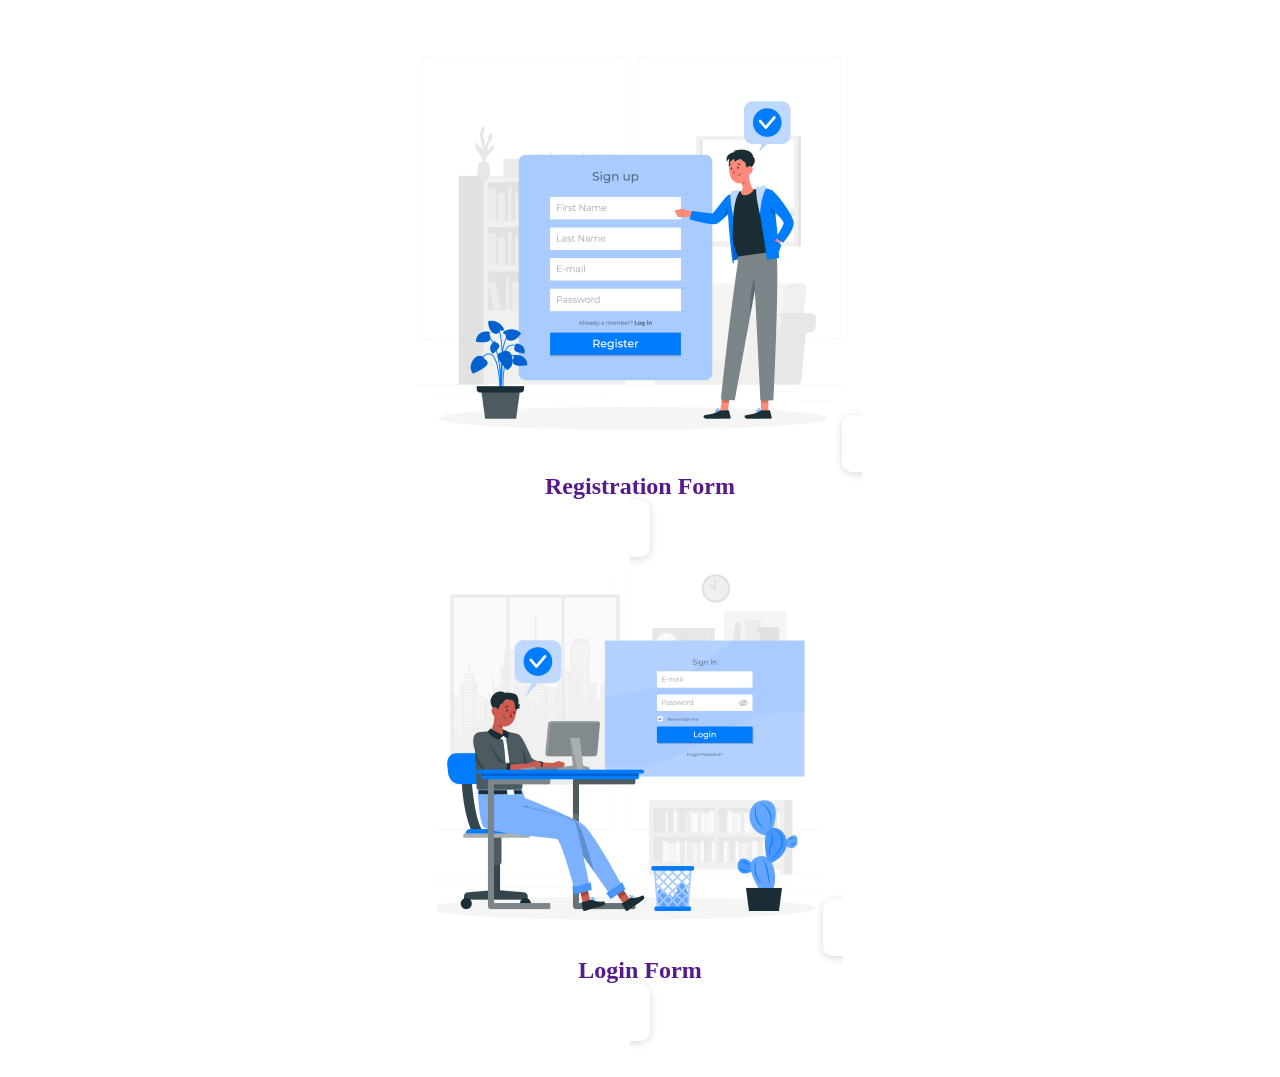
<file: index.html>
<!-- Name: Ahsan Abbasi -->
<!-- Roll Number: 895505 -->
<!DOCTYPE html>
<html lang="en">
<head>
<meta charset="UTF-8">
<title>Forms</title>
<link rel="stylesheet" href="style.css">
</head>
<body>

<div >
  <div class="signup-login-Card">
  <img src="image-signup.png" alt="">
  <a href="register.html" class="card">
  <h2>Registration Form</h2>
  </a>
  </div>

  <div class="signup-login-Card">
  <img src="image-login.png" alt="">
  <a href="login.html" class="card">
  <h2>Login Form</h2>
  </a>
  </div>

</div>

</body>
</html>
</file>
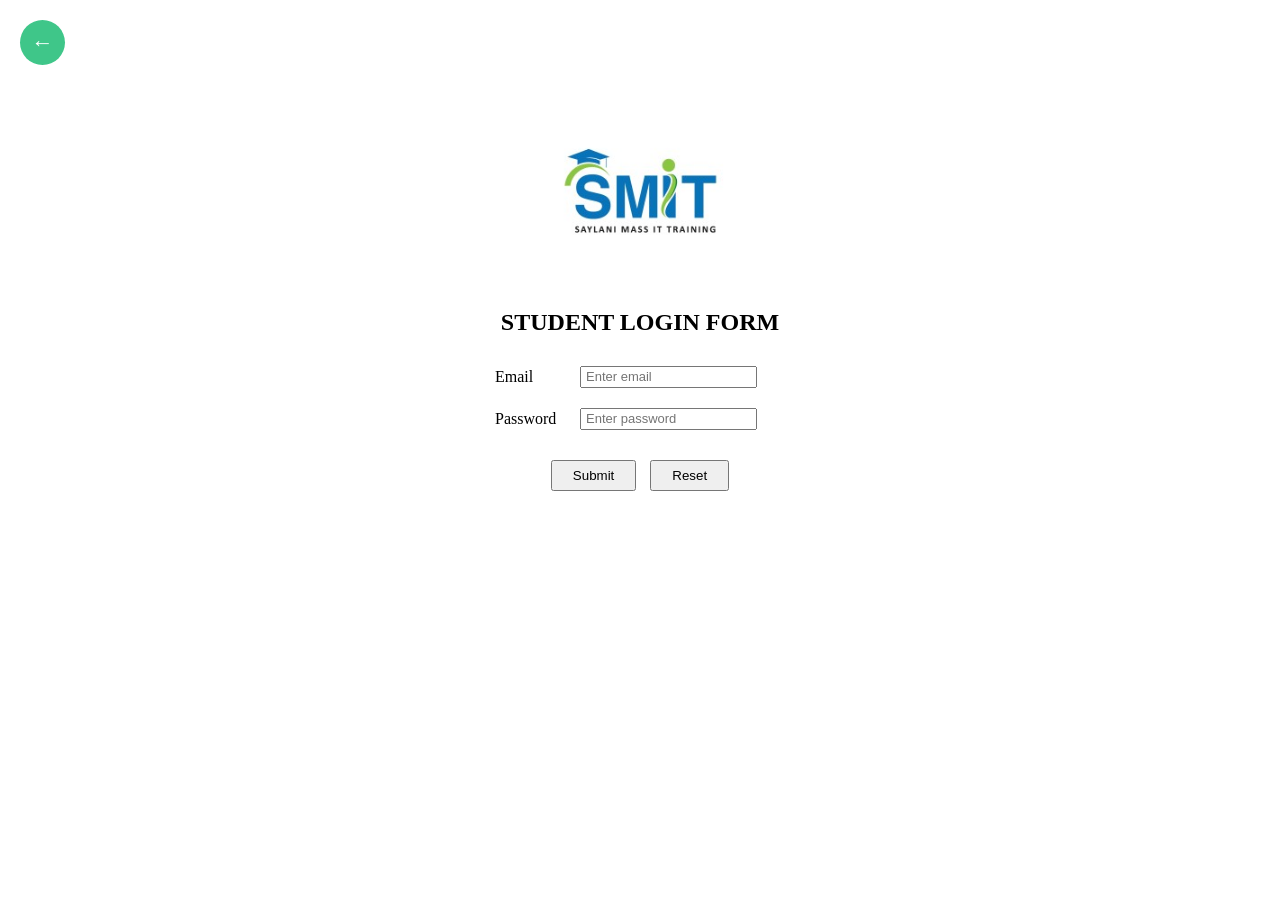
<file: login.html>
<!-- Name: Ahsan Abbasi -->
<!-- Roll Number: 895505 -->
<!DOCTYPE html>
<html lang="en">
<head>
<meta charset="UTF-8">
<title>Login Form</title>
<link rel="stylesheet" href="style.css">
</head>
<body>

<a href="index.html" class="back-circle">&#8592;</a>

<div class="form-wrapper login-wrapper">
   <div class="logo-box">
      <img src="./1675703363317.jfif" alt="SMIT Logo" class="logo">

  </div>

  <h2>STUDENT LOGIN FORM</h2>

  <form action="Submitted.html" class="form-login">

    <div class="form-row-login">
    <label>Email</label>
    <input type="email" name="email" required placeholder="Enter email">
    </div>

    <div class="form-row-login">
    <label>Password</label>
    <input type="password" name="password" required placeholder="Enter password">
    </div>

    <div class="btn-row">
      <button type="submit" class="submit-btn" >Submit</button>
      <button type="reset" class="reset-btn" >Reset</button>
    </div>

  </form>
</div>

</body>
</html>
</file>
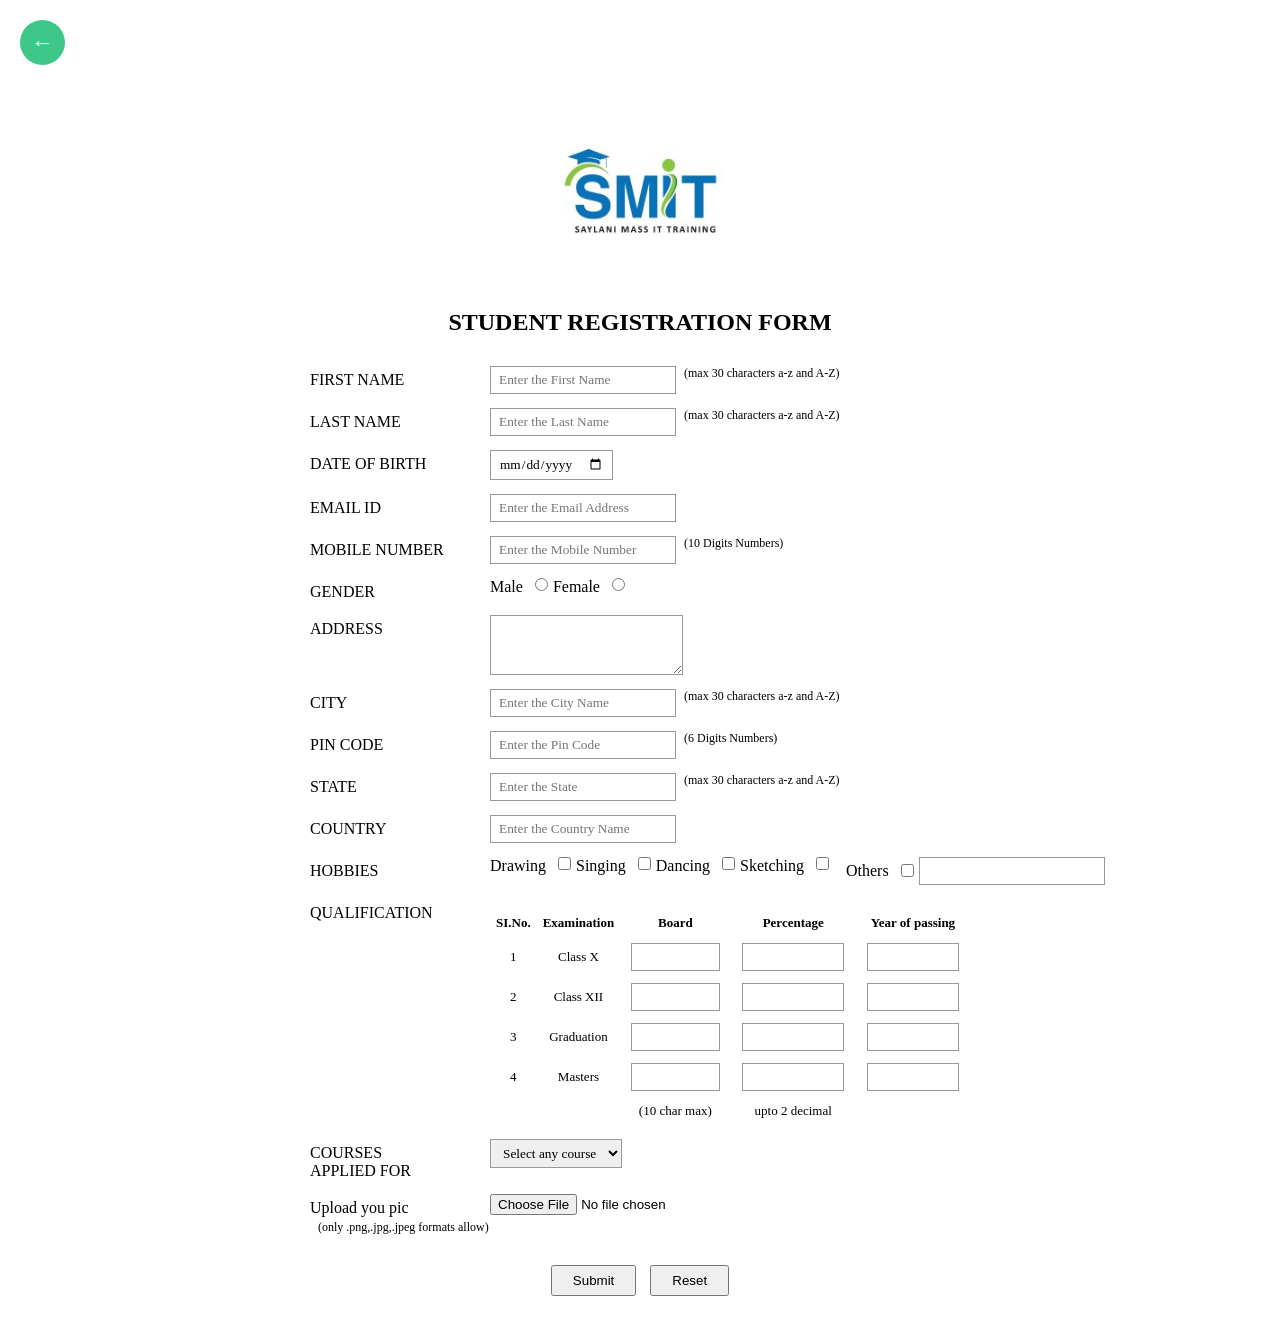
<file: register.html>
<!-- Name: Ahsan Abbasi -->
<!-- Roll Number: 895505 -->
<!DOCTYPE html>
<html lang="en">
<head>
<meta charset="UTF-8">
<title>Register</title>
<link rel="stylesheet" href="style.css">
</head>
<body>

<a href="index.html" class="back-circle">&#8592;</a>

<div class="form-wrapper">

  <div class="logo-box">
      <img src="./1675703363317.jfif" alt="SMIT Logo" class="logo">

  </div>

  <h2>STUDENT REGISTRATION FORM</h2>

  <form action="Submitted.html">

    <div class="form-row">
      <label>FIRST NAME</label>
       <input type="text" name="fname" placeholder="Enter the First Name" maxlength="30" pattern="[a-zA-Z]+" required>
        <span class="hint">(max 30 characters a-z and A-Z)</span>

    </div>

    <div class="form-row">
      <label>LAST NAME</label>
        <input type="text" name="lname" placeholder="Enter the Last Name" maxlength="30" pattern="[a-zA-Z]+" required>
        <span class="hint">(max 30 characters a-z and A-Z)</span>
    </div>

    <div class="form-row">
      <label>DATE OF BIRTH</label>
        <input type="date" name="dob" required>
    </div>

    <div class="form-row">
      <label>EMAIL ID</label>
        <input type="email" name="email" placeholder="Enter the Email Address" required>
    </div>

    <div class="form-row">
      <label>MOBILE NUMBER</label>
        <input type="tel" name="mobile" placeholder="Enter the Mobile Number" maxlength="10" pattern="[0-9]{10}" required>
        <span class="hint">(10 Digits Numbers)</span>
    </div>

    <div class="form-row">
      <label>GENDER</label>
        Male <input type="radio" name="gender" value="male">
        Female <input type="radio" name="gender" value="female">
    </div>

    <div class="form-row">
      <label>ADDRESS</label>
        <textarea name="address" rows="3"></textarea>
    </div>

    <div class="form-row">
      <label>CITY</label>
        <input type="text" name="city" placeholder="Enter the City Name" maxlength="30" pattern="[a-zA-Z]+">
        <span class="hint">(max 30 characters a-z and A-Z)</span>
    </div>

    <div class="form-row">
      <label>PIN CODE</label>
        <input type="text" name="pincode" placeholder="Enter the Pin Code" maxlength="6" pattern="[0-9]{6}">
        <span class="hint">(6 Digits Numbers)</span>
    </div>

    <div class="form-row">
      <label>STATE</label>
        <input type="text" name="state" placeholder="Enter the State" maxlength="30" pattern="[a-zA-Z]+">
        <span class="hint">(max 30 characters a-z and A-Z)</span>
    </div>

    <div class="form-row">
      <label>COUNTRY</label>
        <input type="text" name="country" placeholder="Enter the Country Name">
    </div>

    <div class="form-row">
      <label>HOBBIES</label>
        Drawing <input type="checkbox" name="hobbies" value="drawing">
        Singing <input type="checkbox" name="hobbies" value="singing">
        Dancing <input type="checkbox" name="hobbies" value="dancing">
        Sketching <input type="checkbox" name="hobbies" value="sketching">
        <br>
        <div class="others-box">
          Others <input type="checkbox" name="hobbies" value="others" id="othersChk">
        <input type="text" name="othersText" class="others-text">

        </div>
        
    </div>

    <div class="form-row">
      <label>QUALIFICATION</label>
        <table>
          <thead>
            <tr>
              <th>SI.No.</th>
              <th>Examination</th>
              <th>Board</th>
              <th>Percentage</th>
              <th>Year of passing</th>
            </tr>
          </thead>
          <tbody>
            <tr>
              <td>1</td>
              <td>Class X</td>
              <td><input type="text" name="board1"></td>
              <td><input type="text" name="perc1" maxlength="10"></td>
              <td><input type="text" name="year1"></td>
            </tr>
            <tr>
              <td>2</td>
              <td>Class XII</td>
              <td><input type="text" name="board2"></td>
              <td><input type="text" name="perc2" maxlength="10"></td>
              <td><input type="text" name="year2"></td>
            </tr>
            <tr>
              <td>3</td>
              <td>Graduation</td>
              <td><input type="text" name="board3"></td>
              <td><input type="text" name="perc3" maxlength="10"></td>
              <td><input type="text" name="year3"></td>
            </tr>
            <tr>
              <td>4</td>
              <td>Masters</td>
              <td><input type="text" name="board4"></td>
              <td><input type="text" name="perc4" maxlength="10"></td>
              <td><input type="text" name="year4"></td>
            </tr>
            <tr>
              <td></td>
              <td></td>
              <td>(10 char max)</td>
              <td>upto 2 decimal</td>
            </tr>
          </tbody>
        </table>

    </div>

    <div class="form-row">
      <label>COURSES<br>APPLIED FOR</label>
        <select name="course">
          <option value="">Select any course</option>
          <option value="bca">BCA</option>
          <option value="ba">B.A</option>
          <option value="bsc">B.Sc</option>
          <option value="bcom">B.Com</option>
        </select>
    </div>

    <div class="form-row">
      <label>Upload you pic<br><span class="hint">(only .png,.jpg,.jpeg formats allow)</span></label>
        <input type="file" name="pic" accept=".png,.jpg,.jpeg">
    </div>

    <div class="btn-row">
      <button type="submit" class="submit-btn" >Submit</button>
      <button type="reset" class="reset-btn" >Reset</button>
    </div>

  </form>
</div>

</body>
</html>
</file>
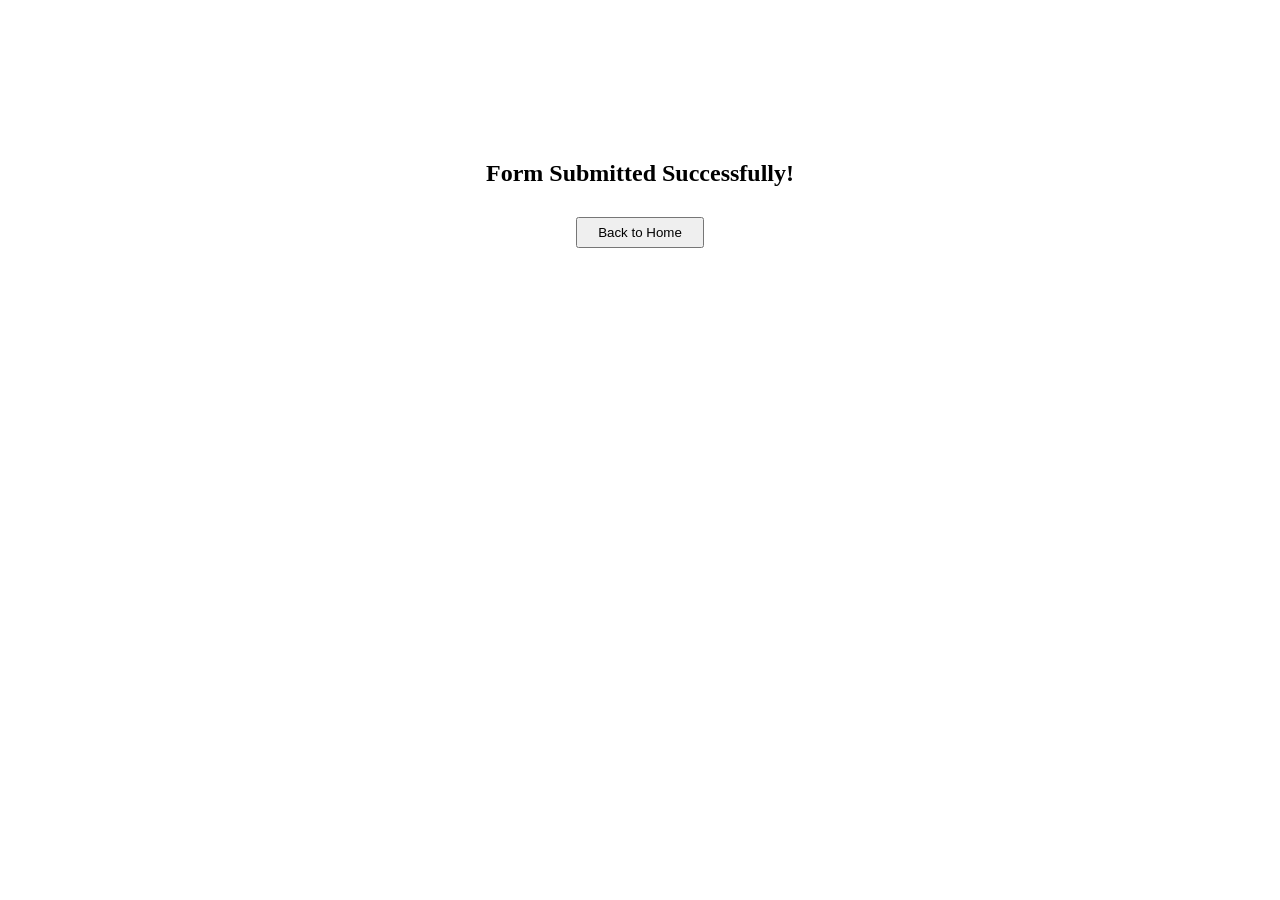
<file: Submitted.html>
<!-- Name: Ahsan Abbasi -->
<!-- Roll Number: 895505 -->
<!DOCTYPE html>
<html lang="en">
<head>
<meta charset="UTF-8">
<title>Submitted</title>
<link rel="stylesheet" href="style.css">
</head>
<body>

<div class="form-wrapper submitted-wrapper">
  <h2>Form Submitted Successfully!</h2>
  <a href="index.html"><button type="button" class="submit-btn">Back to Home</button></a>
</div>

</body>
</html>
</file>
<file: style.css>
* {
  box-sizing: border-box;
}

body {
  margin: 0;
  padding: 20px;
  font-family: Georgia, 'Times New Roman', serif;
}

.home-container {
  display: flex;
  justify-content: center;
  gap: 40px;
  margin-top: 60px;
  flex-wrap: wrap;
}

.card {
  text-decoration: none;
  color: #333;
  background: #fff;
  border-radius: 10px;
  padding: 20px;
  width: 220px;
  text-align: center;
  box-shadow: 0 2px 8px rgba(0,0,0,0.15);
  transition: transform 0.2s;
}

.card:hover {
  transform: translateY(-5px);
}

.card-img {
  height: 120px;
  border-radius: 8px;
  margin-bottom: 10px;
  background-size: cover;
  background-position: center;
}

.reg-img { background-color: #7cc6fe; }
.login-img { background-color: #ffb997; }

.back-circle {
  display: inline-flex;
  align-items: center;
  justify-content: center;
  width: 45px;
  height: 45px;
  border-radius: 50%;
  background: #3fc689;
  color: #fff;
  font-size: 22px;
  text-decoration: none;
  margin-bottom: 20px;
}

.form-wrapper {
  max-width: 700px;   
  margin: 0 auto;     
  padding: 20px;
}

.logo-box {
  text-align: center;   
  margin-bottom: 10px;
}

.logo {
  max-width: 180px;
}

.form-wrapper h2 {
  text-align: center;
  margin-bottom: 30px;
}

.form-row {
  display: flex;
  align-items: flex-start;
  margin-bottom: 14px;
}

.form-row > label {
  width: 180px;      
  flex-shrink: 0;       
  padding-top: 5px;
  font-weight: normal;
}

.form-row input[type="text"],
.form-row input[type="email"],
.form-row input[type="tel"],
.form-row input[type="date"],
.form-row textarea,
.form-row select {
  padding: 5px 8px;
  border: 1px solid #999;
  font-family: inherit;
}

.hint {
  font-size: 12px;
  margin-left: 8px;
}

.inline-label {
  display: inline;
  font-weight: normal;
  margin-right: 15px;
}

input[type="radio"],
input[type="checkbox"] {
  margin: 0 5px 0 12px;
}

.others-box {
  margin-left: 12px;   
  display: inline-flex;
  align-items: center;
}

table {
  width: 100%;
  border-collapse: collapse;
  margin-top: 10px;
}

th, td {
  padding: 6px;
  text-align: center;
  font-size: 13px;
}

table input[type="text"] {
  width: 90%;
  padding: 4px;
}

.btn-row {
  text-align: center;   
  margin-top: 30px;
}

.submit-btn,
.reset-btn {
  padding: 6px 20px;
  margin: 0 5px;
  cursor: pointer;
}

.login-wrapper {
  max-width: 350px;
}

.submitted-wrapper {
  max-width: 400px;
  text-align: center;
  margin-top: 100px;
}




.form-login {
    width: 290px;
    margin: 0 auto;
}

.form-row-login {
    display: flex;
    align-items: center;
    margin-bottom: 20px;
}

.form-row-login label {
    width: 85px;
    text-align: left;
    font-size: 16px;
}

.form-row-login input {
    width: 177px;
    height: 22px;
    padding: 2px 4px;
    font-family: Arial, sans-serif;
    font-size: 13px;
}
.signup-login-Card{
  text-align: center;
  margin: 35px;
}
.signup-login-Card a h2{
  color: #551A8B
}
</file>
